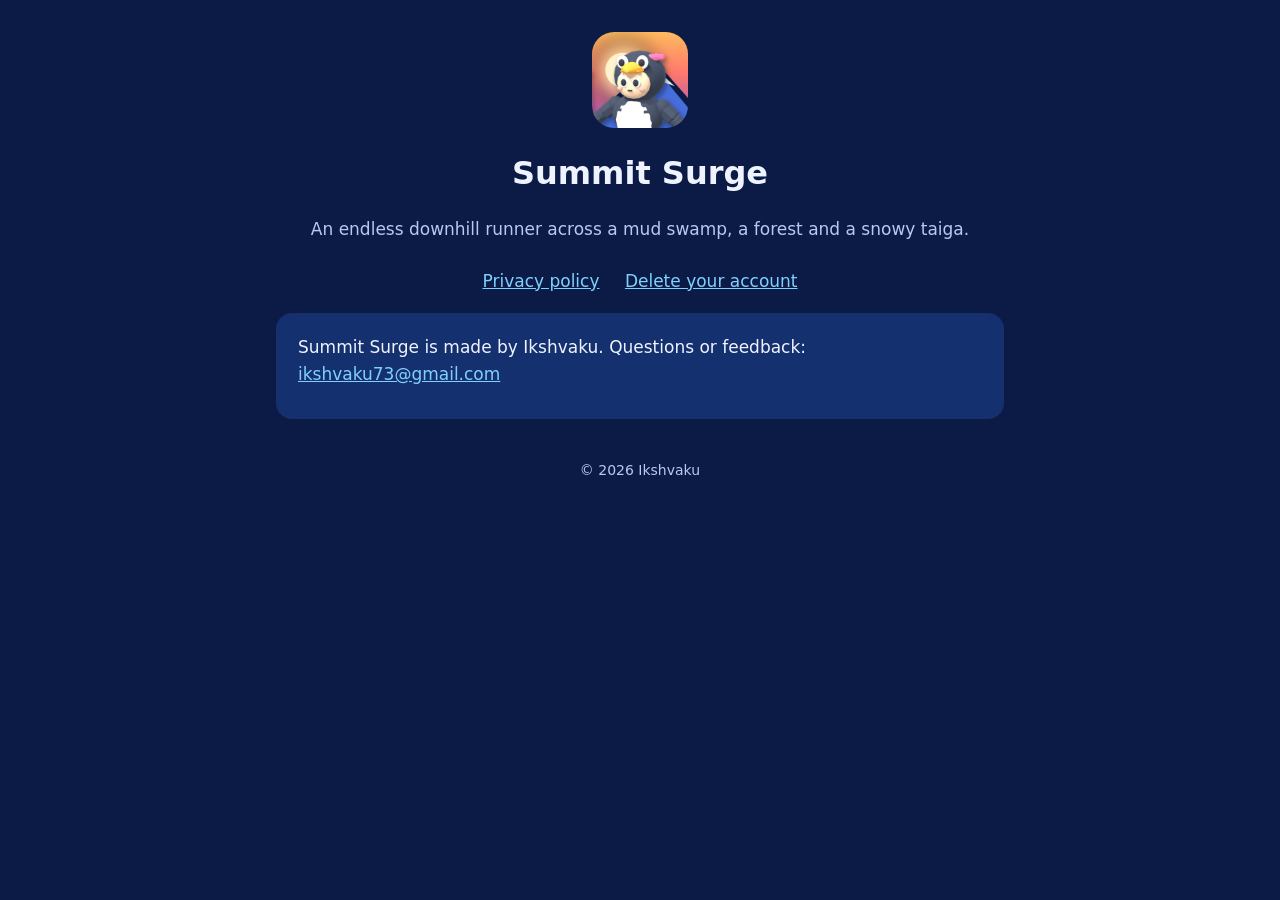
<file: index.html>
<!doctype html>
<html lang="en"><head><meta charset="utf-8"><meta name="viewport" content="width=device-width, initial-scale=1">
<title>Summit Surge</title><link rel="stylesheet" href="style.css"></head>
<body><main>
<header><img src="icon.png" alt="Summit Surge icon"><h1>Summit Surge</h1>
<p class="lede">An endless downhill runner across a mud swamp, a forest and a snowy taiga.</p></header>
<nav><a href="privacy.html">Privacy policy</a> <a href="delete-account.html">Delete your account</a></nav>
<div class="card"><p>Summit Surge is made by Ikshvaku. Questions or feedback: <a href="mailto:ikshvaku73@gmail.com">ikshvaku73@gmail.com</a></p></div>
<footer>© 2026 Ikshvaku</footer>
</main></body></html>
</file>
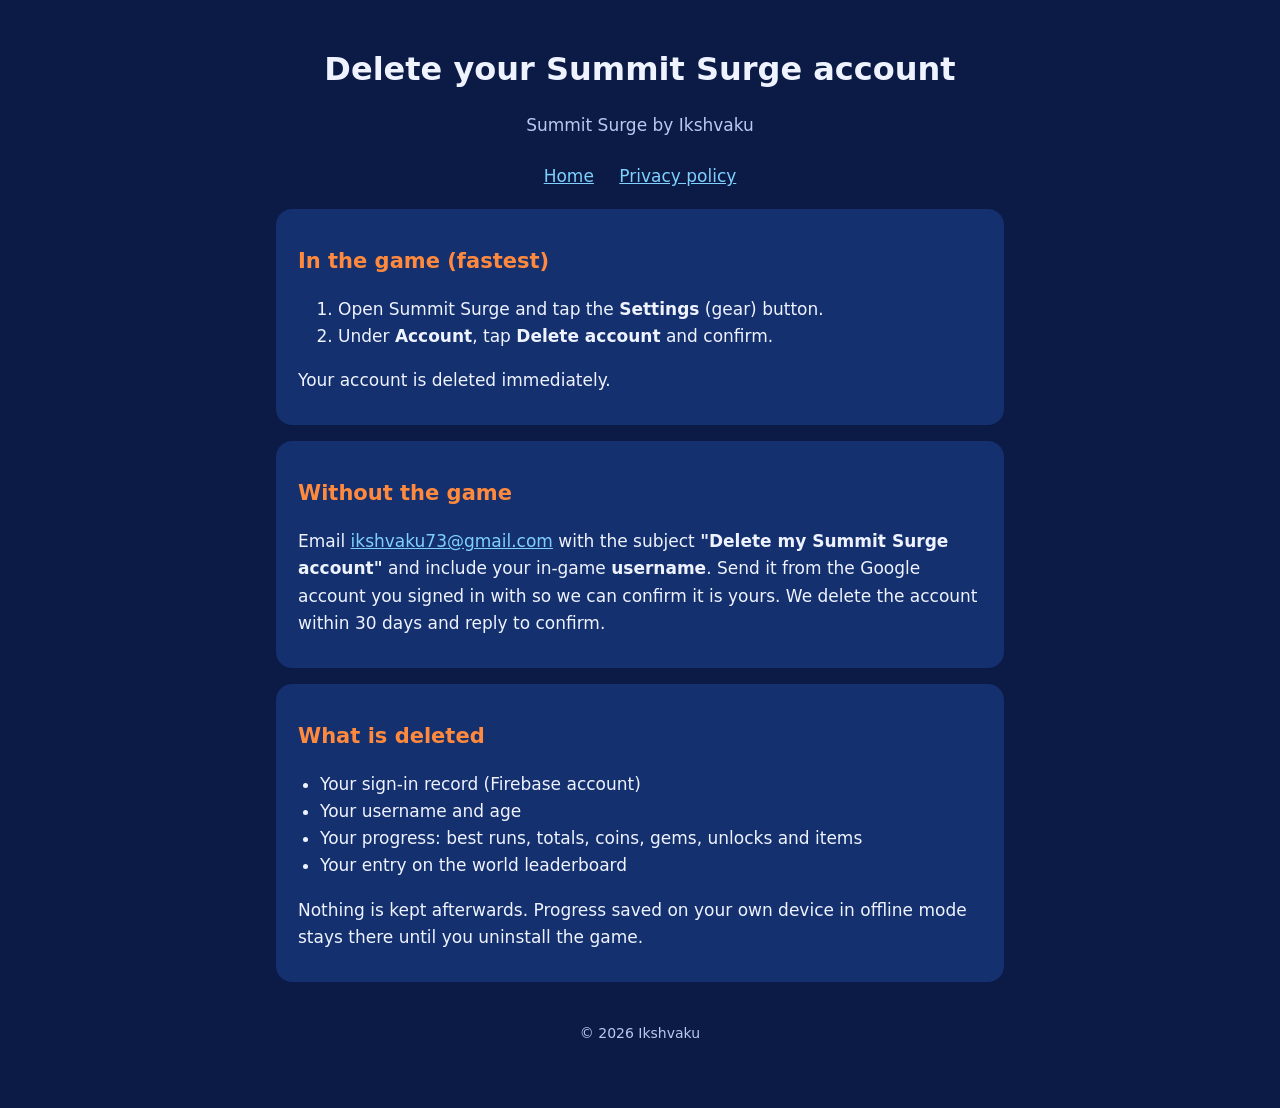
<file: delete-account.html>
<!doctype html>
<html lang="en"><head><meta charset="utf-8"><meta name="viewport" content="width=device-width, initial-scale=1">
<title>Delete your account – Summit Surge</title><link rel="stylesheet" href="style.css"></head>
<body><main>
<header><h1>Delete your Summit Surge account</h1><p class="muted">Summit Surge by Ikshvaku</p></header>
<nav><a href="index.html">Home</a> <a href="privacy.html">Privacy policy</a></nav>
<section>
<h2>In the game (fastest)</h2>
<ol><li>Open Summit Surge and tap the <b>Settings</b> (gear) button.</li>
<li>Under <b>Account</b>, tap <b>Delete account</b> and confirm.</li></ol>
<p>Your account is deleted immediately.</p>
</section>
<section>
<h2>Without the game</h2>
<p>Email <a href="mailto:ikshvaku73@gmail.com?subject=Delete%20my%20Summit%20Surge%20account">ikshvaku73@gmail.com</a> with the subject <b>"Delete my Summit Surge account"</b> and include your in-game <b>username</b>. Send it from the Google account you signed in with so we can confirm it is yours. We delete the account within 30 days and reply to confirm.</p>
</section>
<section>
<h2>What is deleted</h2>
<ul><li>Your sign-in record (Firebase account)</li><li>Your username and age</li><li>Your progress: best runs, totals, coins, gems, unlocks and items</li><li>Your entry on the world leaderboard</li></ul>
<p>Nothing is kept afterwards. Progress saved on your own device in offline mode stays there until you uninstall the game.</p>
</section>
<footer>© 2026 Ikshvaku</footer>
</main></body></html>
</file>
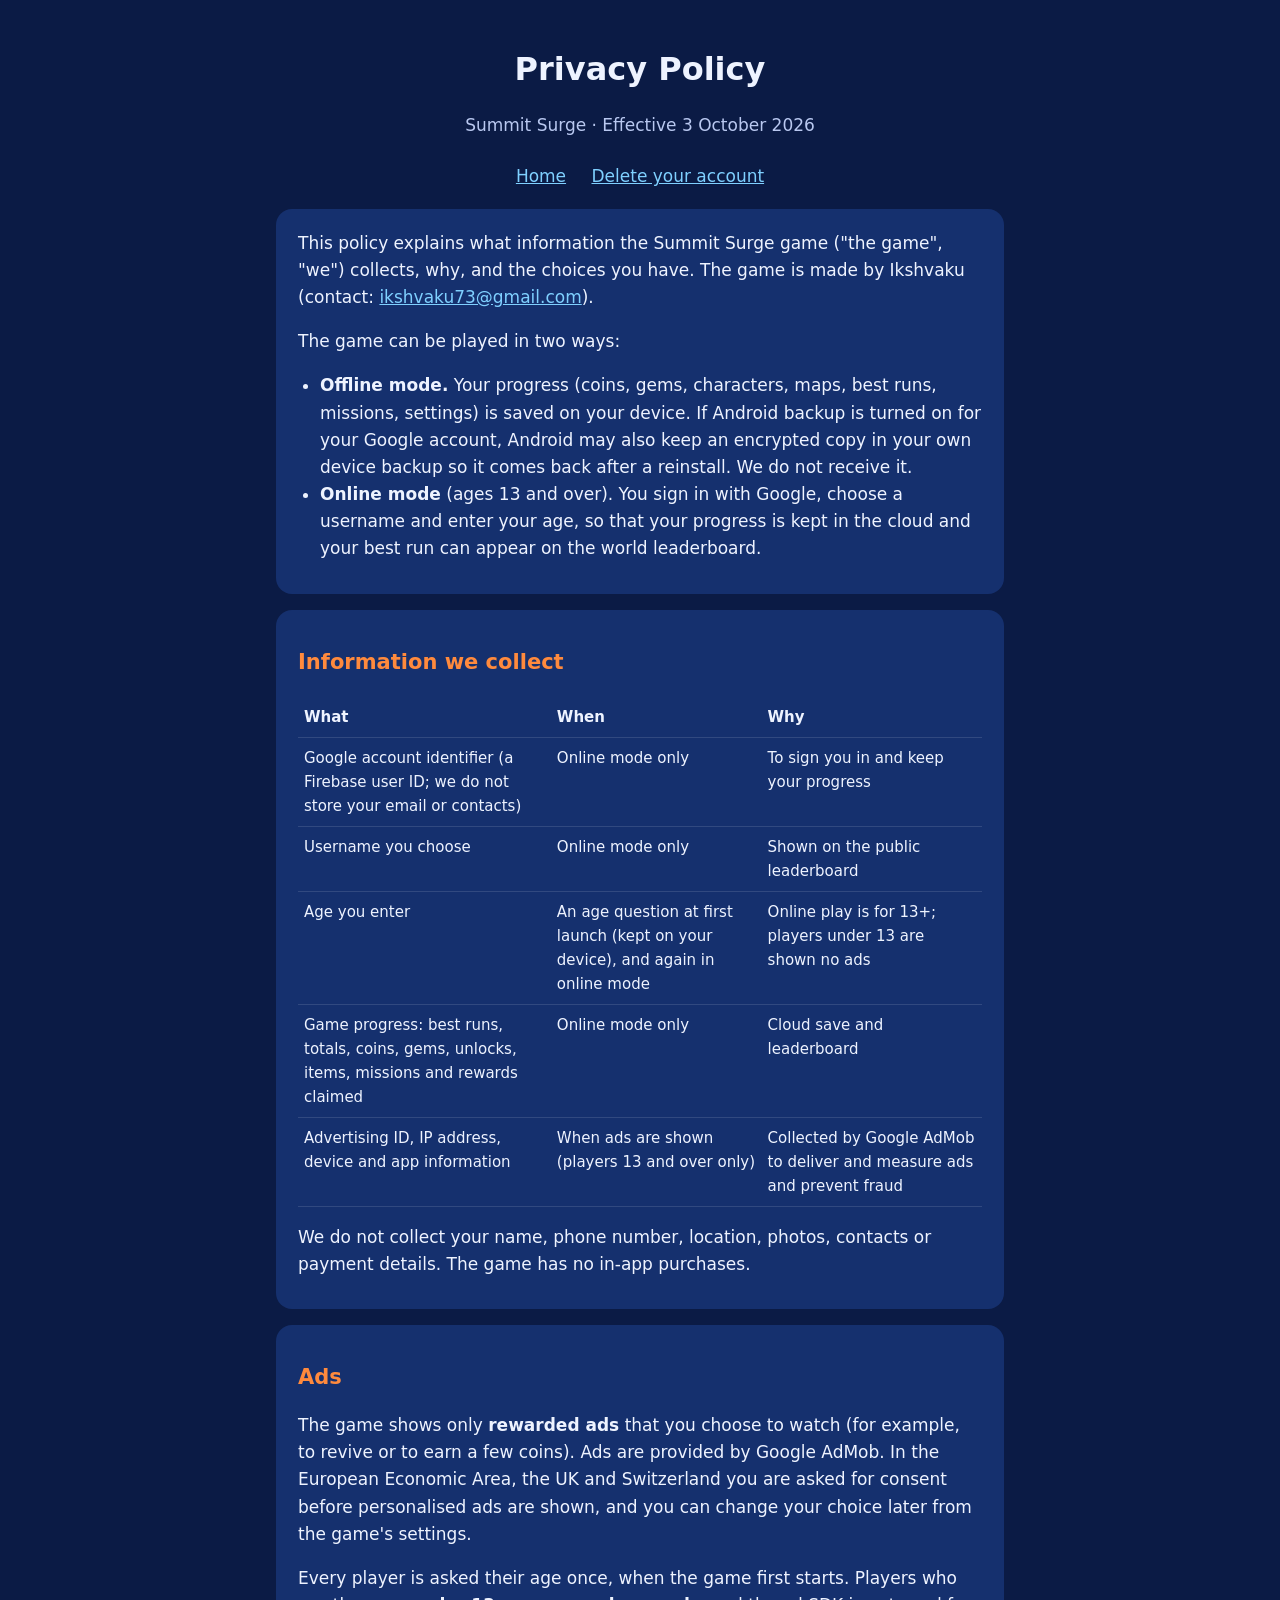
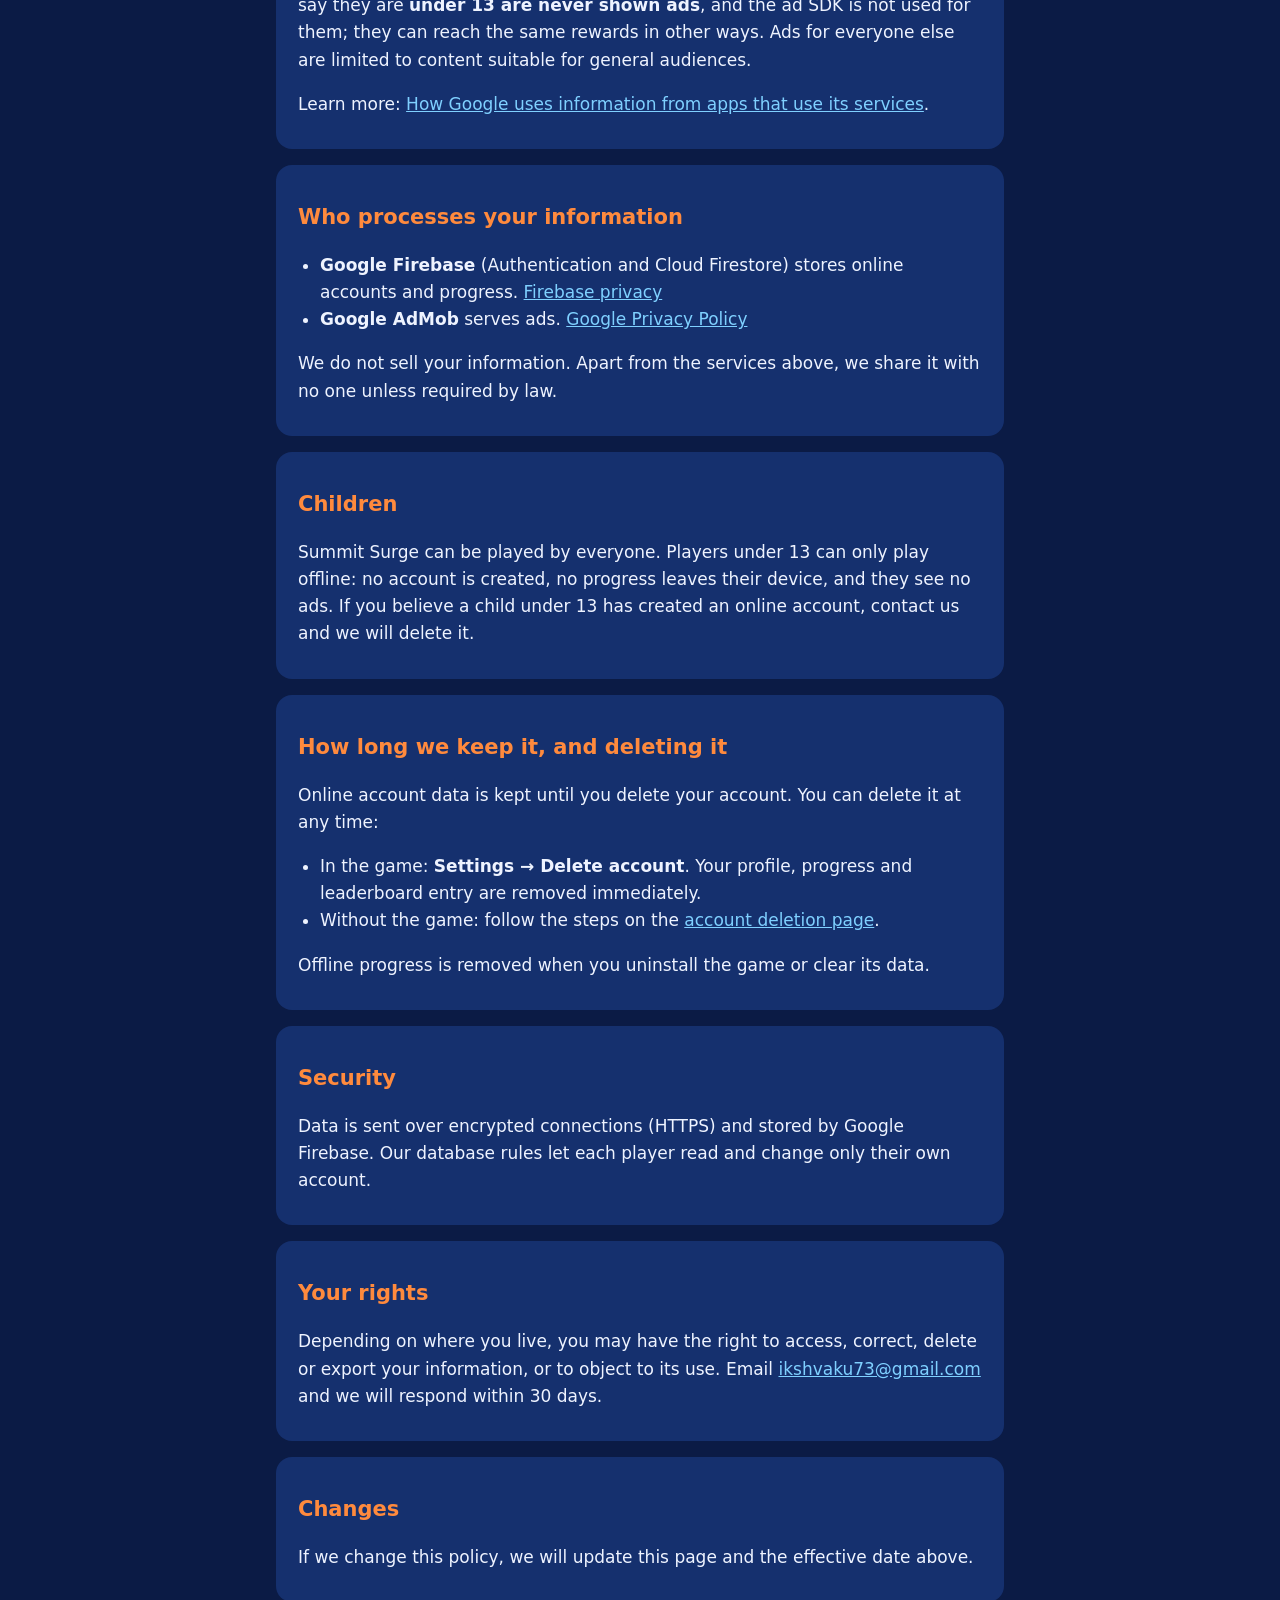
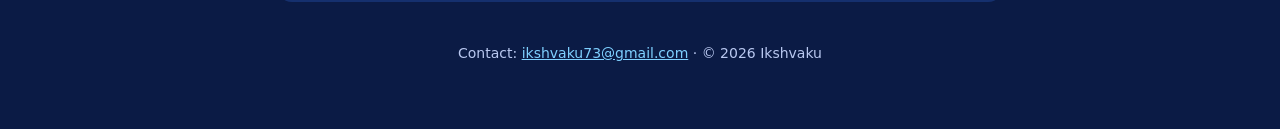
<file: privacy.html>
<!doctype html>
<html lang="en"><head><meta charset="utf-8"><meta name="viewport" content="width=device-width, initial-scale=1">
<title>Privacy Policy – Summit Surge</title><link rel="stylesheet" href="style.css"></head>
<body><main>
<header><h1>Privacy Policy</h1><p class="muted">Summit Surge · Effective 3 October 2026</p></header>
<nav><a href="index.html">Home</a> <a href="delete-account.html">Delete your account</a></nav>

<section>
<p>This policy explains what information the Summit Surge game ("the game", "we") collects, why, and the choices you have. The game is made by Ikshvaku (contact: <a href="mailto:ikshvaku73@gmail.com">ikshvaku73@gmail.com</a>).</p>
<p>The game can be played in two ways:</p>
<ul>
<li><b>Offline mode.</b> Your progress (coins, gems, characters, maps, best runs, missions, settings) is saved on your device. If Android backup is turned on for your Google account, Android may also keep an encrypted copy in your own device backup so it comes back after a reinstall. We do not receive it.</li>
<li><b>Online mode</b> (ages 13 and over). You sign in with Google, choose a username and enter your age, so that your progress is kept in the cloud and your best run can appear on the world leaderboard.</li>
</ul>
</section>

<section>
<h2>Information we collect</h2>
<table>
<tr><th>What</th><th>When</th><th>Why</th></tr>
<tr><td>Google account identifier (a Firebase user ID; we do not store your email or contacts)</td><td>Online mode only</td><td>To sign you in and keep your progress</td></tr>
<tr><td>Username you choose</td><td>Online mode only</td><td>Shown on the public leaderboard</td></tr>
<tr><td>Age you enter</td><td>An age question at first launch (kept on your device), and again in online mode</td><td>Online play is for 13+; players under 13 are shown no ads</td></tr>
<tr><td>Game progress: best runs, totals, coins, gems, unlocks, items, missions and rewards claimed</td><td>Online mode only</td><td>Cloud save and leaderboard</td></tr>
<tr><td>Advertising ID, IP address, device and app information</td><td>When ads are shown (players 13 and over only)</td><td>Collected by Google AdMob to deliver and measure ads and prevent fraud</td></tr>
</table>
<p>We do not collect your name, phone number, location, photos, contacts or payment details. The game has no in-app purchases.</p>
</section>

<section>
<h2>Ads</h2>
<p>The game shows only <b>rewarded ads</b> that you choose to watch (for example, to revive or to earn a few coins). Ads are provided by Google AdMob. In the European Economic Area, the UK and Switzerland you are asked for consent before personalised ads are shown, and you can change your choice later from the game's settings.</p>
<p>Every player is asked their age once, when the game first starts. Players who say they are <b>under 13 are never shown ads</b>, and the ad SDK is not used for them; they can reach the same rewards in other ways. Ads for everyone else are limited to content suitable for general audiences.</p>
<p>Learn more: <a href="https://policies.google.com/technologies/ads">How Google uses information from apps that use its services</a>.</p>
</section>

<section>
<h2>Who processes your information</h2>
<ul>
<li><b>Google Firebase</b> (Authentication and Cloud Firestore) stores online accounts and progress. <a href="https://firebase.google.com/support/privacy">Firebase privacy</a></li>
<li><b>Google AdMob</b> serves ads. <a href="https://policies.google.com/privacy">Google Privacy Policy</a></li>
</ul>
<p>We do not sell your information. Apart from the services above, we share it with no one unless required by law.</p>
</section>

<section>
<h2>Children</h2>
<p>Summit Surge can be played by everyone. Players under 13 can only play offline: no account is created, no progress leaves their device, and they see no ads. If you believe a child under 13 has created an online account, contact us and we will delete it.</p>
</section>

<section>
<h2>How long we keep it, and deleting it</h2>
<p>Online account data is kept until you delete your account. You can delete it at any time:</p>
<ul>
<li>In the game: <b>Settings → Delete account</b>. Your profile, progress and leaderboard entry are removed immediately.</li>
<li>Without the game: follow the steps on the <a href="delete-account.html">account deletion page</a>.</li>
</ul>
<p>Offline progress is removed when you uninstall the game or clear its data.</p>
</section>

<section>
<h2>Security</h2>
<p>Data is sent over encrypted connections (HTTPS) and stored by Google Firebase. Our database rules let each player read and change only their own account.</p>
</section>

<section>
<h2>Your rights</h2>
<p>Depending on where you live, you may have the right to access, correct, delete or export your information, or to object to its use. Email <a href="mailto:ikshvaku73@gmail.com">ikshvaku73@gmail.com</a> and we will respond within 30 days.</p>
</section>

<section>
<h2>Changes</h2>
<p>If we change this policy, we will update this page and the effective date above.</p>
</section>

<footer>Contact: <a href="mailto:ikshvaku73@gmail.com">ikshvaku73@gmail.com</a> · © 2026 Ikshvaku</footer>
</main></body></html>
</file>
<file: style.css>
:root { --bg: #0b1b45; --card: #15306e; --text: #eef3ff; --muted: #b9c8f0; --accent: #ff8a3d; --link: #7fd0ff; }
* { box-sizing: border-box; }
body { margin: 0; background: var(--bg); color: var(--text); font: 17px/1.6 system-ui, -apple-system, "Segoe UI", Roboto, sans-serif; }
main { max-width: 760px; margin: 0 auto; padding: 32px 16px 64px; }
header { text-align: center; margin-bottom: 24px; }
header img { width: 96px; height: 96px; border-radius: 22px; }
h1 { margin: 12px 0 4px; font-size: 32px; }
h2 { margin-top: 32px; color: var(--accent); font-size: 21px; }
p.lede, .muted { color: var(--muted); }
section, .card { background: var(--card); border-radius: 16px; padding: 4px 22px 14px; margin: 16px 0; }
a { color: var(--link); }
ul { padding-left: 22px; }
table { width: 100%; border-collapse: collapse; margin: 8px 0; font-size: 15px; }
th, td { text-align: left; padding: 8px 6px; border-bottom: 1px solid rgba(255,255,255,0.12); vertical-align: top; }
nav { text-align: center; margin: 18px 0; }
nav a { margin: 0 10px; }
footer { text-align: center; color: var(--muted); font-size: 14px; margin-top: 40px; }
</file>
